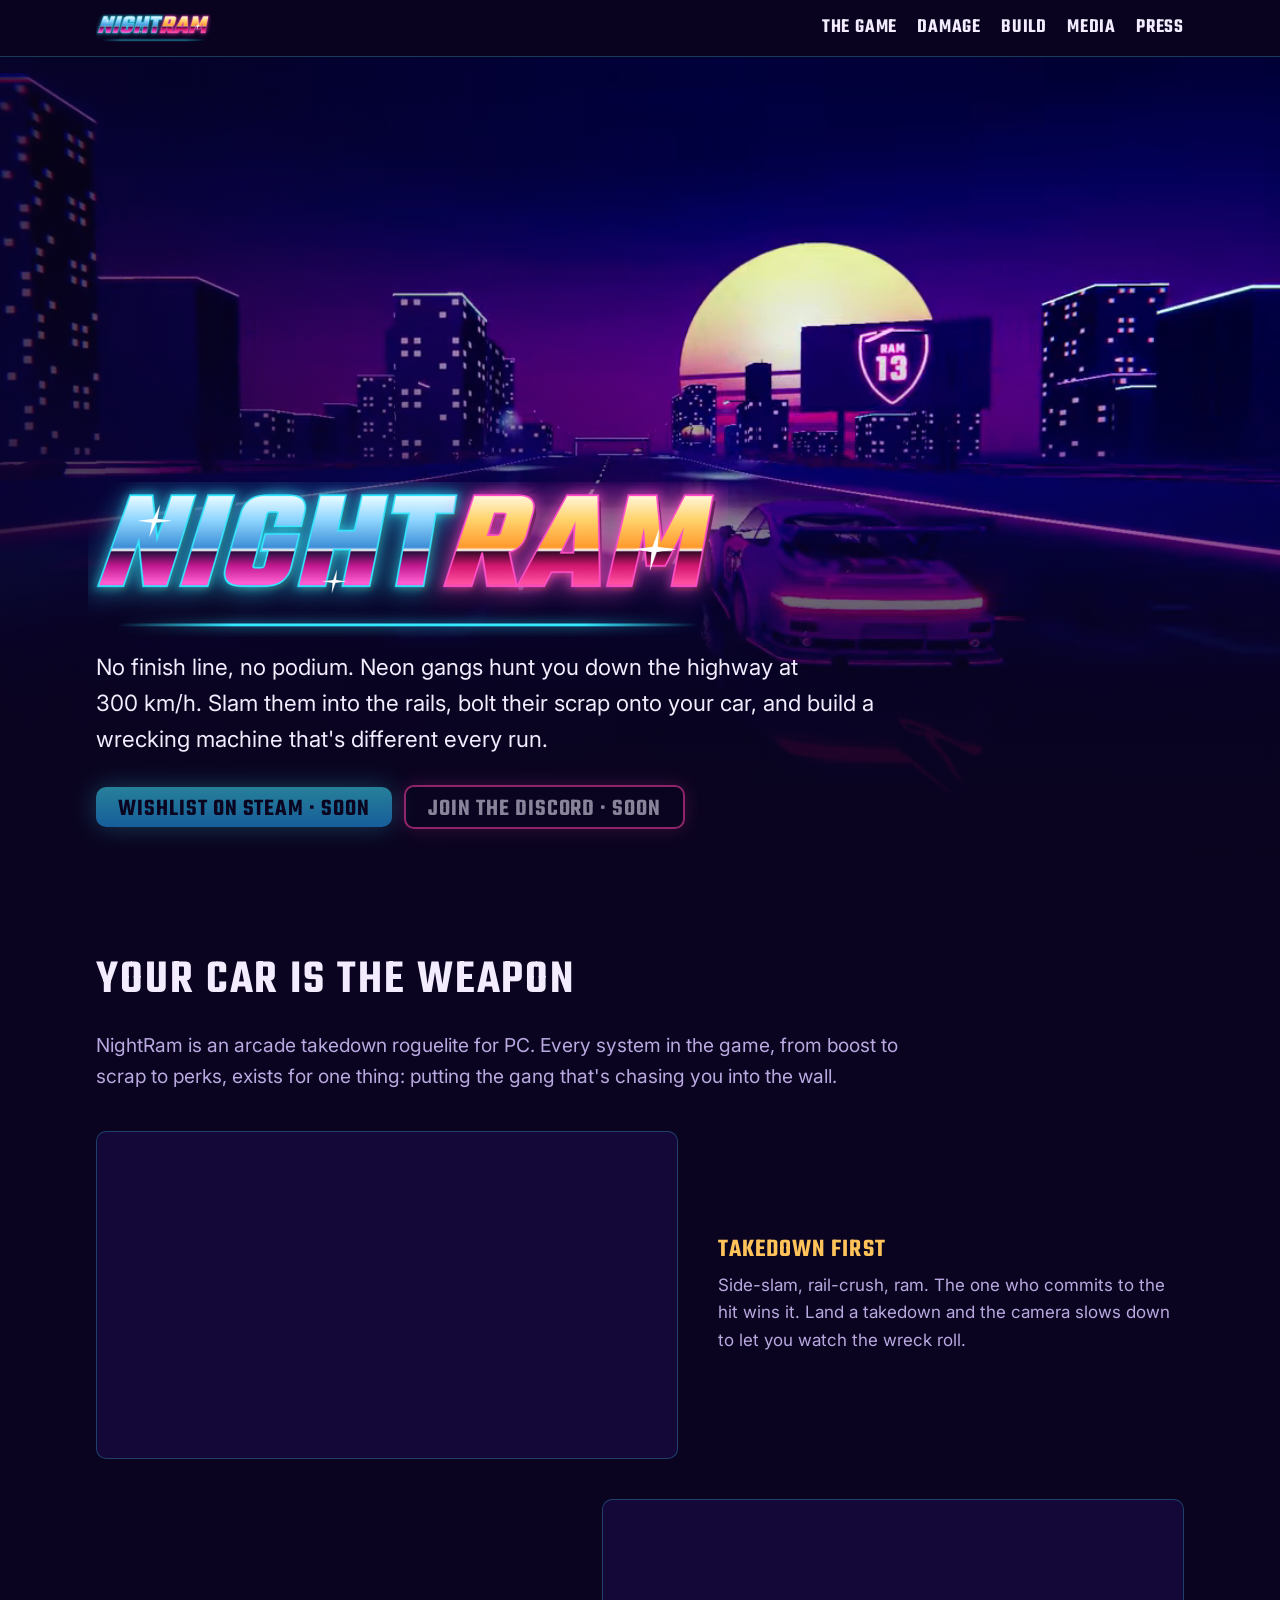
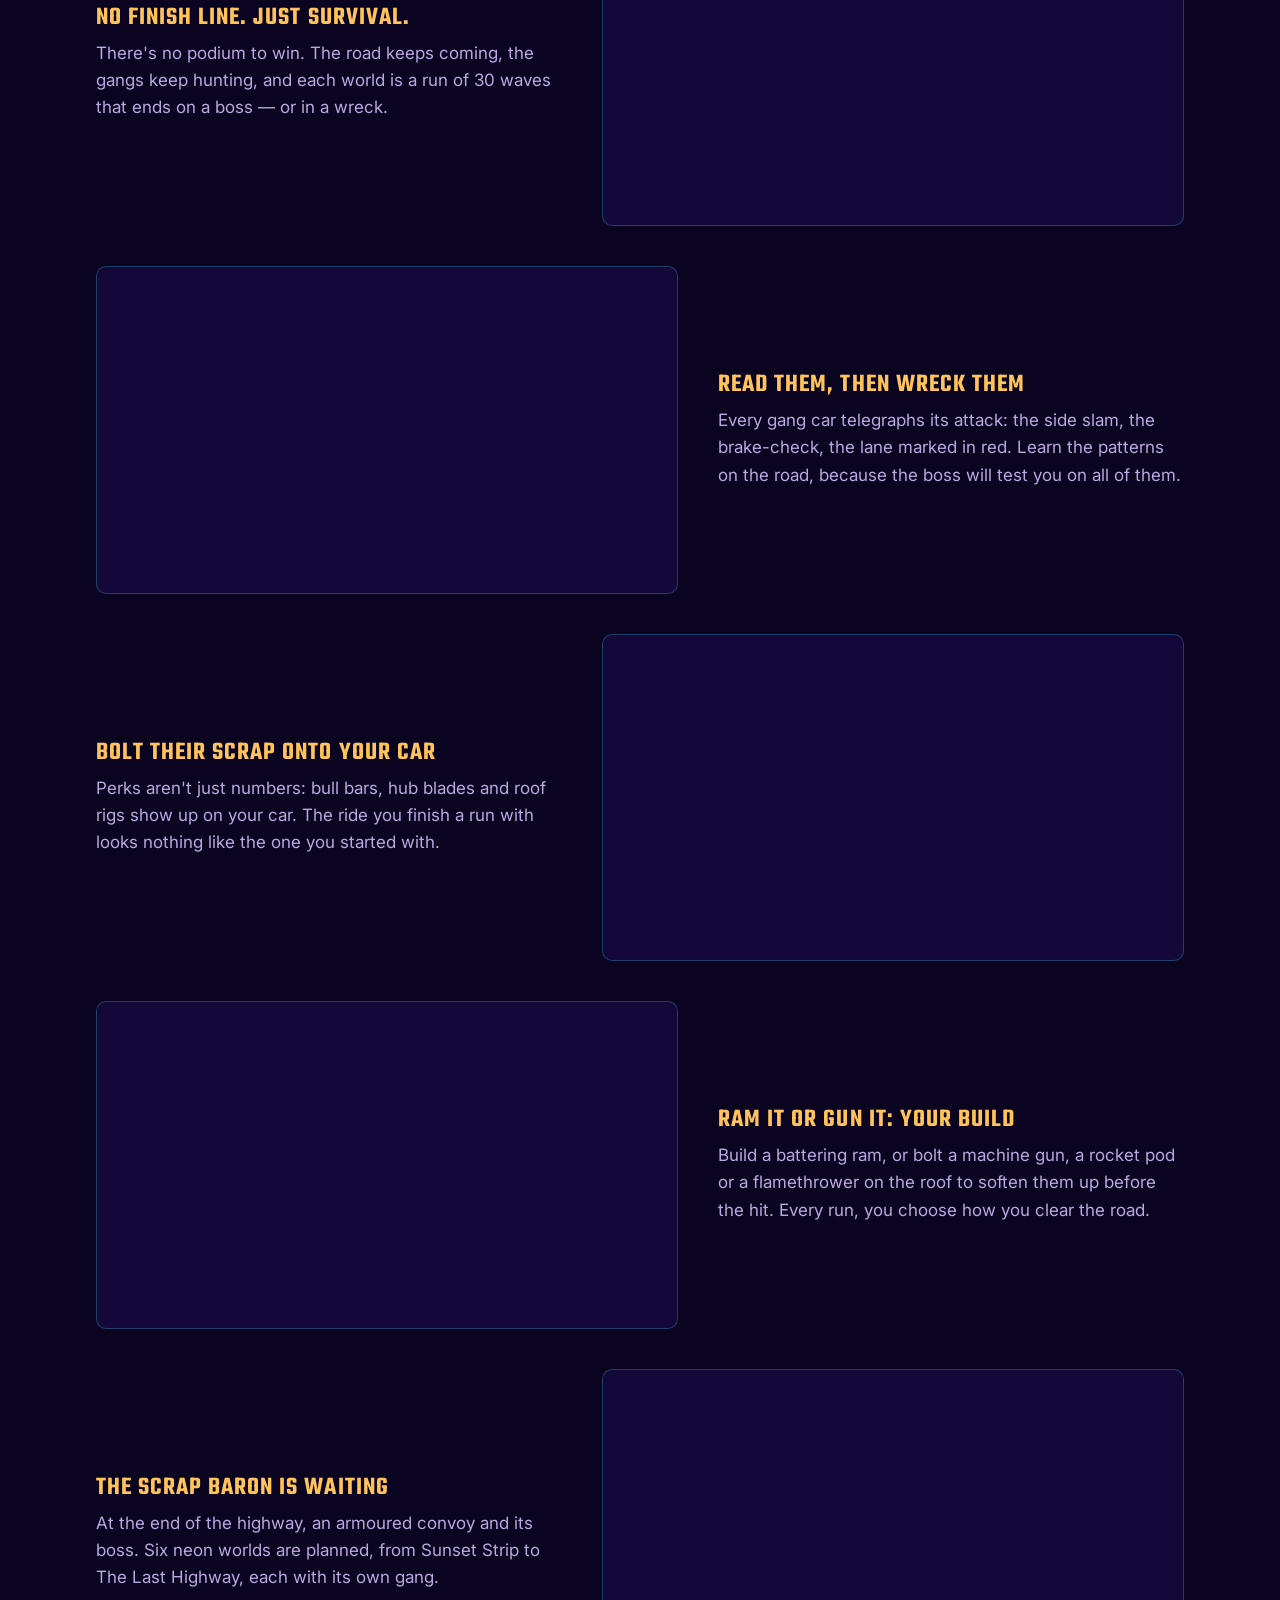
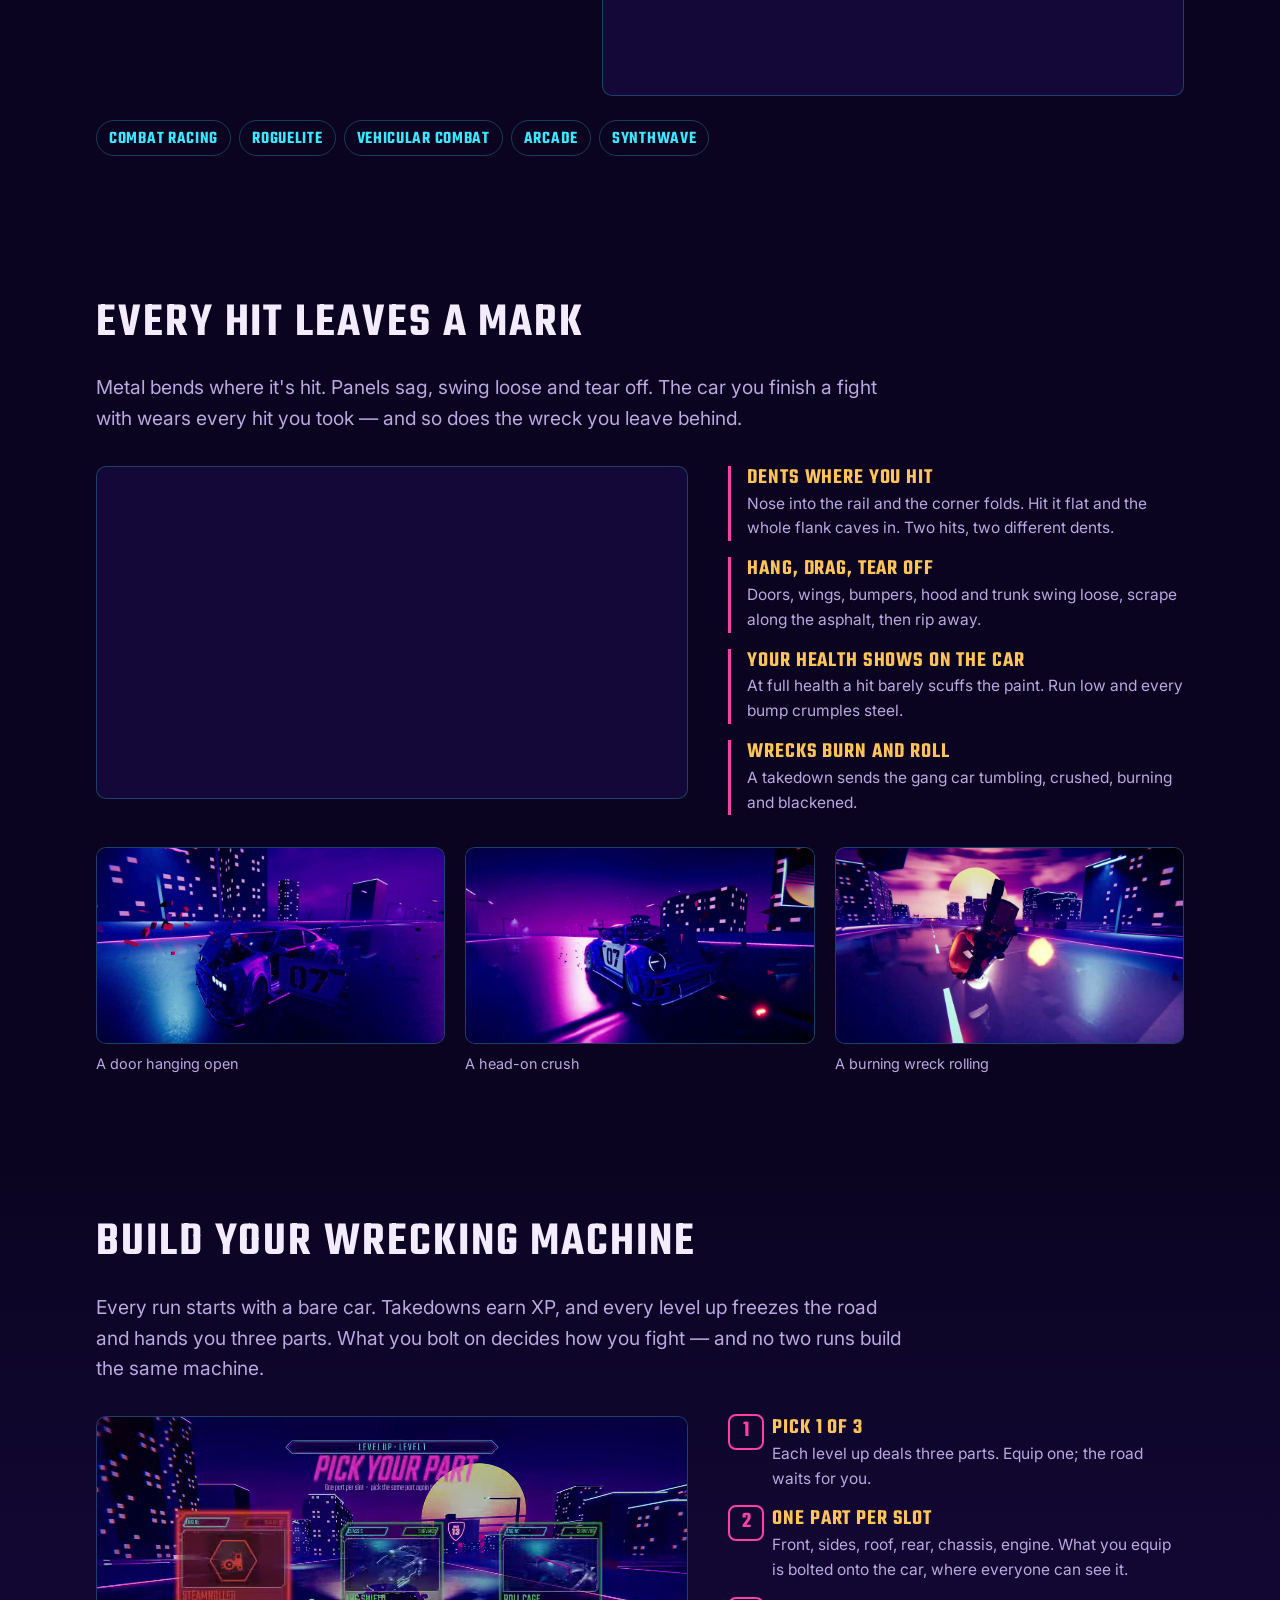
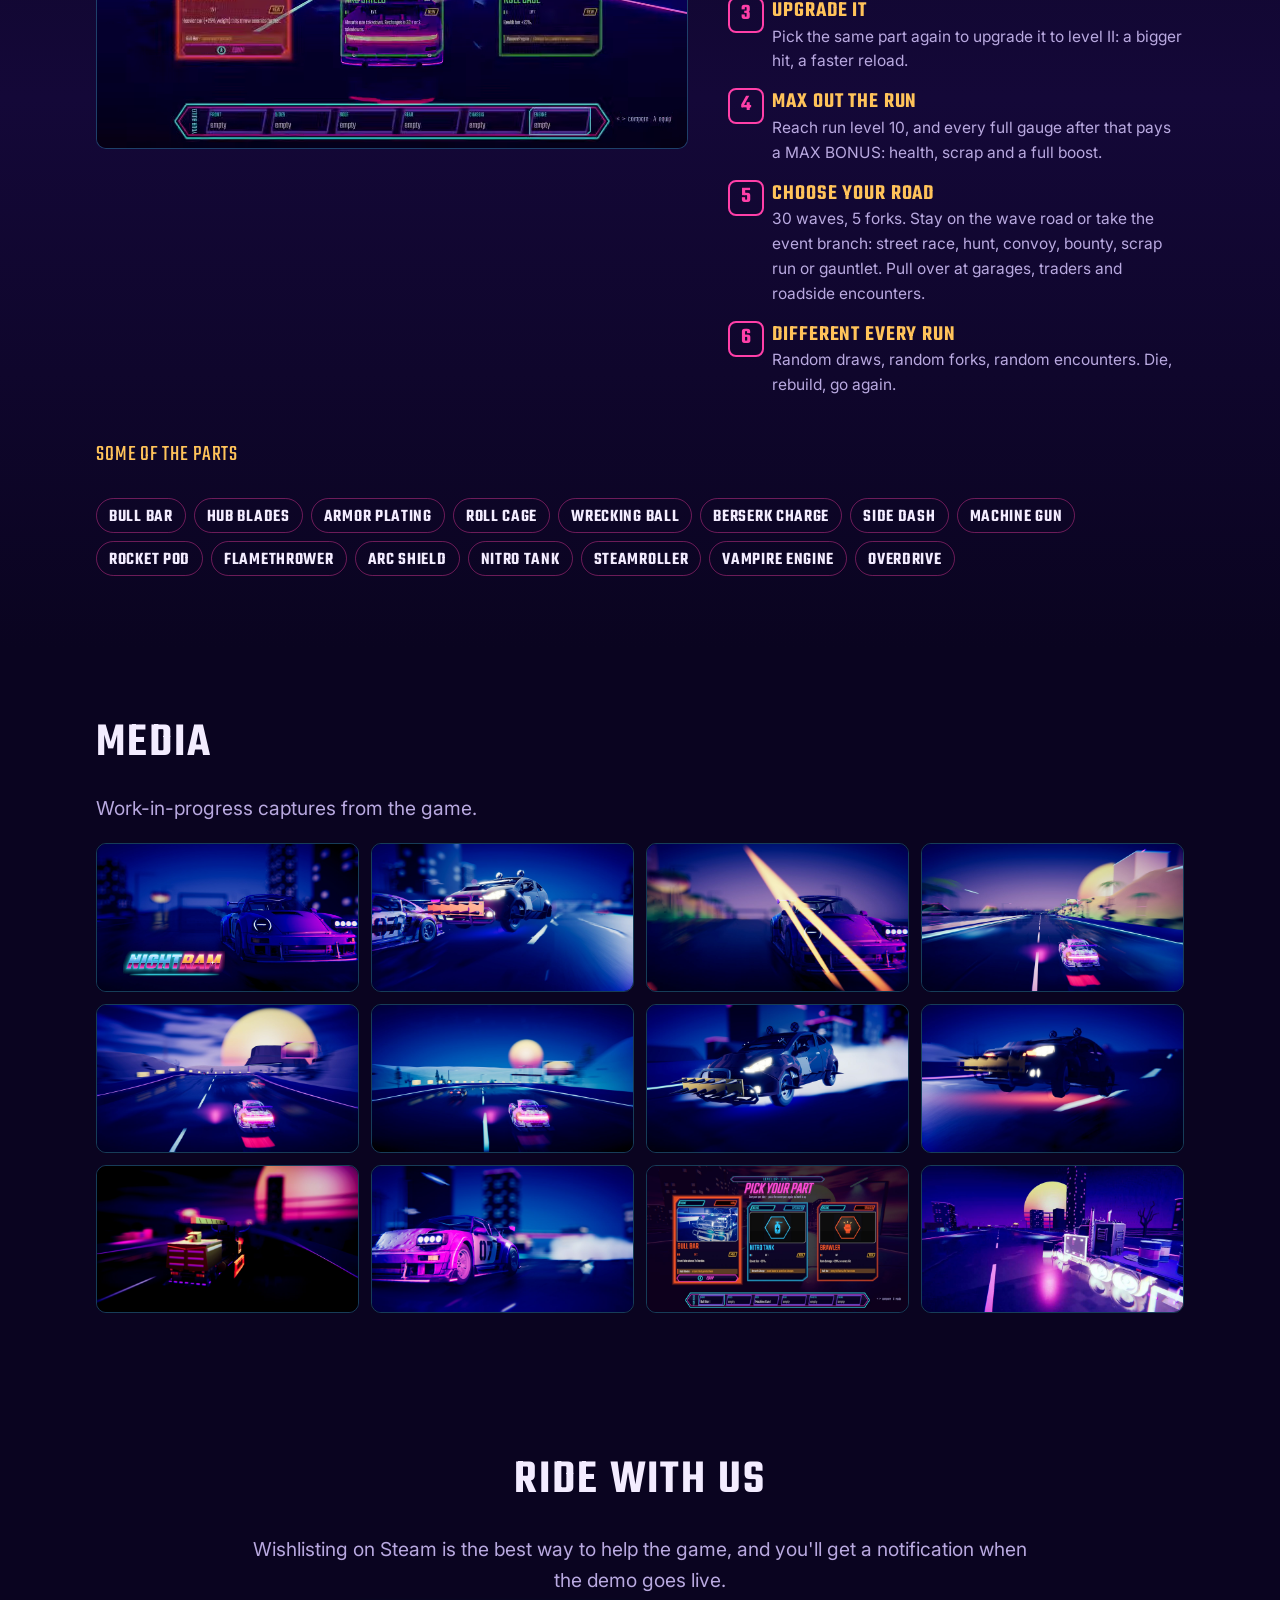
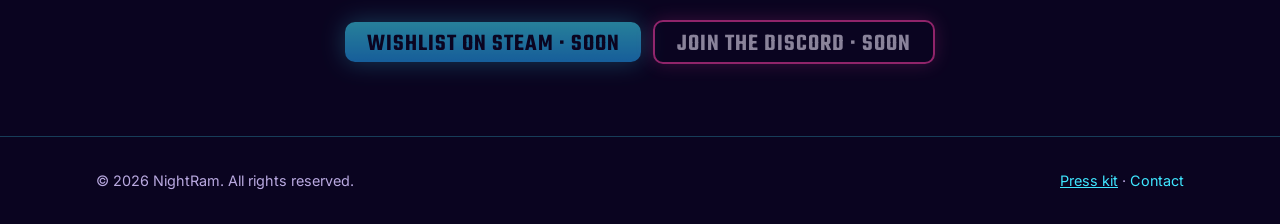
<file: index.html>
<!doctype html>
<html lang="en">
<head>
  <meta charset="utf-8">
  <meta name="viewport" content="width=device-width, initial-scale=1">
  <title>NightRam</title>
  <meta name="description" content="Your car is the weapon. Slam neon gangs into the rails at 300 km/h, bolt their scrap onto your ride, and survive to the boss. A takedown roguelite for PC.">
  <meta property="og:type" content="website">
  <meta property="og:title" content="NightRam">
  <meta property="og:description" content="No finish line, no podium. Neon gangs hunt you down the highway. Slam them into the rails and survive to the boss.">
  <meta property="og:url" content="https://nightram.com/">
  <meta property="og:image" content="https://nightram.com/img/og-image.jpg">
  <link rel="canonical" href="https://nightram.com/">
  <meta name="twitter:card" content="summary_large_image">
  <link rel="preconnect" href="https://fonts.googleapis.com">
  <link rel="preconnect" href="https://fonts.gstatic.com" crossorigin>
  <link href="https://fonts.googleapis.com/css2?family=Inter:wght@400;600&family=Teko:wght@500;600&display=swap" rel="stylesheet">
  <link rel="stylesheet" href="style.css">
</head>
<body>
  <nav class="nav">
    <div class="wrap">
      <a href="#top" aria-label="NightRam"><img src="img/logo.png" alt="NightRam"></a>
      <ul>
        <li class="hide-sm"><a href="#game">The game</a></li>
        <li class="hide-sm"><a href="#damage">Damage</a></li>
        <li class="hide-sm"><a href="#build">Build</a></li>
        <li class="hide-sm"><a href="#media">Media</a></li>
        <li><a href="press/">Press</a></li>
      </ul>
    </div>
  </nav>

  <header class="hero" id="top" data-bg-loop="hero_drive">
    <div class="wrap">
      <h1 style="margin:0"><img class="logo" src="img/logo.png" alt="NightRam"></h1>
      <p class="pitch">No finish line, no podium. Neon gangs hunt you down the highway at 300&nbsp;km/h.
        Slam them into the rails, bolt their scrap onto your car, and build a wrecking machine that's different
        every run.</p>
      <div class="cta">
        <a class="btn" data-link="steam" href="#">Wishlist on Steam</a>
        <a class="btn alt" data-link="discord" href="#">Join the Discord</a>
      </div>
    </div>
  </header>

  <section id="game">
    <div class="wrap">
      <h2>Your car is the weapon</h2>
      <p class="lead">NightRam is an arcade takedown roguelite for PC. Every system in the game, from boost
        to scrap to perks, exists for one thing: putting the gang that's chasing you into the wall.</p>

      <div class="features">
        <div class="feature">
          <figure class="media" data-loop="takedown_traffic takedown_rail"><img src="img/shot-takedown.jpg" alt="Takedown: a Raider with a spiked ram plate knocked into the air next to the battered GL1TCH 911" loading="lazy"></figure>
          <div>
            <h3>Takedown first</h3>
            <p>Side-slam, rail-crush, ram. The one who commits to the hit wins it. Land a takedown and the camera
              slows down to let you watch the wreck roll.</p>
          </div>
        </div>
        <div class="feature">
          <figure class="media" data-loop="highway_drive"><img src="img/shot-highway.jpg" alt="The GL1TCH 911 driving towards a striped retro sun between neon towers" loading="lazy"></figure>
          <div>
            <h3>No finish line. Just survival.</h3>
            <p>There's no podium to win. The road keeps coming, the gangs keep hunting, and each world is a run of
              30&nbsp;waves that ends on a boss&nbsp;&mdash; or in a wreck.</p>
          </div>
        </div>
        <div class="feature">
          <figure class="media" data-loop="telegraph_dodge"><img src="img/shot-coast.jpg" alt="The GL1TCH 911 on Neon Coast at night, a retro sun ahead" loading="lazy"></figure>
          <div>
            <h3>Read them, then wreck them</h3>
            <p>Every gang car telegraphs its attack: the side slam, the brake-check, the lane marked in red.
              Learn the patterns on the road, because the boss will test you on all of them.</p>
          </div>
        </div>
        <div class="feature">
          <figure class="media" data-loop="part_reveal"><img src="img/shot-build.jpg" alt="The GL1TCH 911 fitted with a bull bar, a roof weapon and spiked hubs" loading="lazy"></figure>
          <div>
            <h3>Bolt their scrap onto your car</h3>
            <p>Perks aren't just numbers: bull bars, hub blades and roof rigs show up on your car. The ride you
              finish a run with looks nothing like the one you started with.</p>
          </div>
        </div>
        <div class="feature">
          <figure class="media" data-loop="gun_then_ram"><img src="img/shot-blast.jpg" alt="The GL1TCH 911 roof gun firing at a gang car on the neon highway" loading="lazy"></figure>
          <div>
            <h3>Ram it or gun it: your build</h3>
            <p>Build a battering ram, or bolt a machine gun, a rocket pod or a flamethrower on the roof to soften
              them up before the hit. Every run, you choose how you clear the road.</p>
          </div>
        </div>
        <div class="feature">
          <figure class="media" data-loop="boss_cab"><img src="img/shot-boss-cab.jpg" alt="The Scrap Baron's armoured rig, lit up, against the retro sun" loading="lazy"></figure>
          <div>
            <h3>The Scrap Baron is waiting</h3>
            <p>At the end of the highway, an armoured convoy and its boss. Six neon worlds are planned, from
              Sunset Strip to The Last Highway, each with its own gang.</p>
          </div>
        </div>
      </div>

      <div class="tags" aria-label="Genres">
        <span class="tag">Combat racing</span><span class="tag">Roguelite</span>
        <span class="tag">Vehicular combat</span><span class="tag">Arcade</span><span class="tag">Synthwave</span>
      </div>
    </div>
  </section>

  <section id="damage">
    <div class="wrap">
      <h2>Every hit leaves a mark</h2>
      <p class="lead">Metal bends where it's hit. Panels sag, swing loose and tear off. The car you finish a fight
        with wears every hit you took&nbsp;&mdash; and so does the wreck you leave behind.</p>

      <div class="feature damage-hero">
        <figure class="media" data-loop="car_damage"><img src="img/dmg-panels.jpg" alt="The battered GL1TCH 911 on a city street at night" loading="lazy"></figure>
        <ul class="damage-points">
          <li><h3>Dents where you hit</h3><p>Nose into the rail and the corner folds. Hit it flat and the whole flank
            caves in. Two hits, two different dents.</p></li>
          <li><h3>Hang, drag, tear off</h3><p>Doors, wings, bumpers, hood and trunk swing loose, scrape along the
            asphalt, then rip away.</p></li>
          <li><h3>Your health shows on the car</h3><p>At full health a hit barely scuffs the paint. Run low and every
            bump crumples steel.</p></li>
          <li><h3>Wrecks burn and roll</h3><p>A takedown sends the gang car tumbling, crushed, burning and blackened.</p></li>
        </ul>
      </div>

      <div class="damage-grid">
        <figure><img src="img/dmg-hanging.jpg" alt="The GL1TCH 911 with its door hanging open and its nose smashed, debris in the air" loading="lazy"><figcaption>A door hanging open</figcaption></figure>
        <figure><img src="img/dmg-crush.jpg" alt="The GL1TCH 911 after a head-on hit: the nose crushed, the bonnet buckled" loading="lazy"><figcaption>A head-on crush</figcaption></figure>
        <figure><img src="img/dmg-burn.jpg" alt="A gang car on fire, rolling down the neon highway" loading="lazy"><figcaption>A burning wreck rolling</figcaption></figure>
      </div>
    </div>
  </section>

  <section id="build" class="alt">
    <div class="wrap">
      <h2>Build your wrecking machine</h2>
      <p class="lead">Every run starts with a bare car. Takedowns earn XP, and every level up freezes the road and
        hands you three parts. What you bolt on decides how you fight&nbsp;&mdash; and no two runs build the same
        machine.</p>

      <div class="feature build-hero">
        <figure class="media" data-loop="cards_pick"><img src="img/shot-cards.jpg" alt="The level-up screen: three part cards, Bull Bar, Nitro Tank and Brawler, above the build bar" loading="lazy"></figure>
        <ol class="steps">
          <li><h3>Pick 1 of 3</h3><p>Each level up deals three parts. Equip one; the road waits for you.</p></li>
          <li><h3>One part per slot</h3><p>Front, sides, roof, rear, chassis, engine. What you equip is bolted onto
            the car, where everyone can see it.</p></li>
          <li><h3>Upgrade it</h3><p>Pick the same part again to upgrade it to level&nbsp;II: a bigger hit, a faster reload.</p></li>
          <li><h3>Max out the run</h3><p>Reach run level 10, and every full gauge after that pays a MAX BONUS:
            health, scrap and a full boost.</p></li>
          <li><h3>Choose your road</h3><p>30 waves, 5 forks. Stay on the wave road or take the event branch: street race,
            hunt, convoy, bounty, scrap run or gauntlet. Pull over at garages, traders and roadside encounters.</p></li>
          <li><h3>Different every run</h3><p>Random draws, random forks, random encounters. Die, rebuild, go again.</p></li>
        </ol>
      </div>

      <p class="parts-title">Some of the parts</p>
      <div class="tags parts" aria-label="Parts">
        <span class="tag">Bull Bar</span><span class="tag">Hub Blades</span><span class="tag">Armor Plating</span>
        <span class="tag">Roll Cage</span><span class="tag">Wrecking Ball</span><span class="tag">Berserk Charge</span>
        <span class="tag">Side Dash</span><span class="tag">Machine Gun</span><span class="tag">Rocket Pod</span>
        <span class="tag">Flamethrower</span><span class="tag">Arc Shield</span><span class="tag">Nitro Tank</span>
        <span class="tag">Steamroller</span><span class="tag">Vampire Engine</span><span class="tag">Overdrive</span>
      </div>
    </div>
  </section>

  <section id="media">
    <div class="wrap">
      <h2>Media</h2>
      <p class="lead">Work-in-progress captures from the game.</p>
      <div class="gallery">
        <a href="img/keyart-logo.jpg"><img src="img/keyart-logo.jpg" alt="Key art: the GL1TCH 911 on a dark wet street at night, the NightRam logo" loading="lazy"></a>
        <a href="img/shot-takedown.jpg"><img src="img/shot-takedown.jpg" alt="Takedown: a Raider with a spiked ram plate knocked into the air next to the battered GL1TCH 911" loading="lazy"></a>
        <a href="img/shot-coast-wreck.jpg"><img src="img/shot-coast-wreck.jpg" alt="The battered GL1TCH 911 in a shower of sparks on Neon Coast" loading="lazy"></a>
        <a href="img/shot-coast-world.jpg"><img src="img/shot-coast-world.jpg" alt="Neon Coast: the seafront highway at sunset, palm trees on the hillside" loading="lazy"></a>
        <a href="img/shot-desert.jpg"><img src="img/shot-desert.jpg" alt="Red Wasteland: the desert highway under a huge setting sun, a gang car ahead" loading="lazy"></a>
        <a href="img/shot-mountain.jpg"><img src="img/shot-mountain.jpg" alt="Ghost Town: a snowy mountain highway at night under a retro sun, a gang car ahead" loading="lazy"></a>
        <a href="img/shot-raider.jpg"><img src="img/shot-raider.jpg" alt="A Raider gang car with a spiked ram plate on the city highway" loading="lazy"></a>
        <a href="img/shot-desert-gang.jpg"><img src="img/shot-desert-gang.jpg" alt="An Iron Bulls gang car with a bull bar on the desert road" loading="lazy"></a>
        <a href="img/shot-ironbull.jpg"><img src="img/shot-ironbull.jpg" alt="The Iron Bull boss rig chased under a neon gate, a red sun behind" loading="lazy"></a>
        <a href="img/shot-glitch911.jpg"><img src="img/shot-glitch911.jpg" alt="The GL1TCH 911 and its 07 livery, close up at night" loading="lazy"></a>
        <a href="img/shot-cards.jpg"><img src="img/shot-cards.jpg" alt="The level-up part cards" loading="lazy"></a>
        <a href="img/shot-boss-cab.jpg"><img src="img/shot-boss-cab.jpg" alt="The Scrap Baron's rig, lit up, against the retro sun" loading="lazy"></a>
      </div>
    </div>
  </section>

  <section class="signup">
    <div class="wrap">
      <h2>Ride with us</h2>
      <p class="lead" style="margin:0 auto 24px">Wishlisting on Steam is the best way to help the game, and you'll
        get a notification when the demo goes live.</p>
      <div class="cta">
        <a class="btn" data-link="steam" href="#">Wishlist on Steam</a>
        <a class="btn alt" data-link="discord" href="#">Join the Discord</a>
      </div>
    </div>
  </section>

  <footer>
    <div class="wrap">
      <span>&copy; 2026 NightRam. All rights reserved.</span>
      <span><a href="press/">Press kit</a> &middot; <a data-link="contact" href="#">Contact</a></span>
    </div>
  </footer>

  <script src="links.js"></script>
  <script src="lightbox.js"></script>
  <script src="media.js"></script>
</body>
</html>
</file>
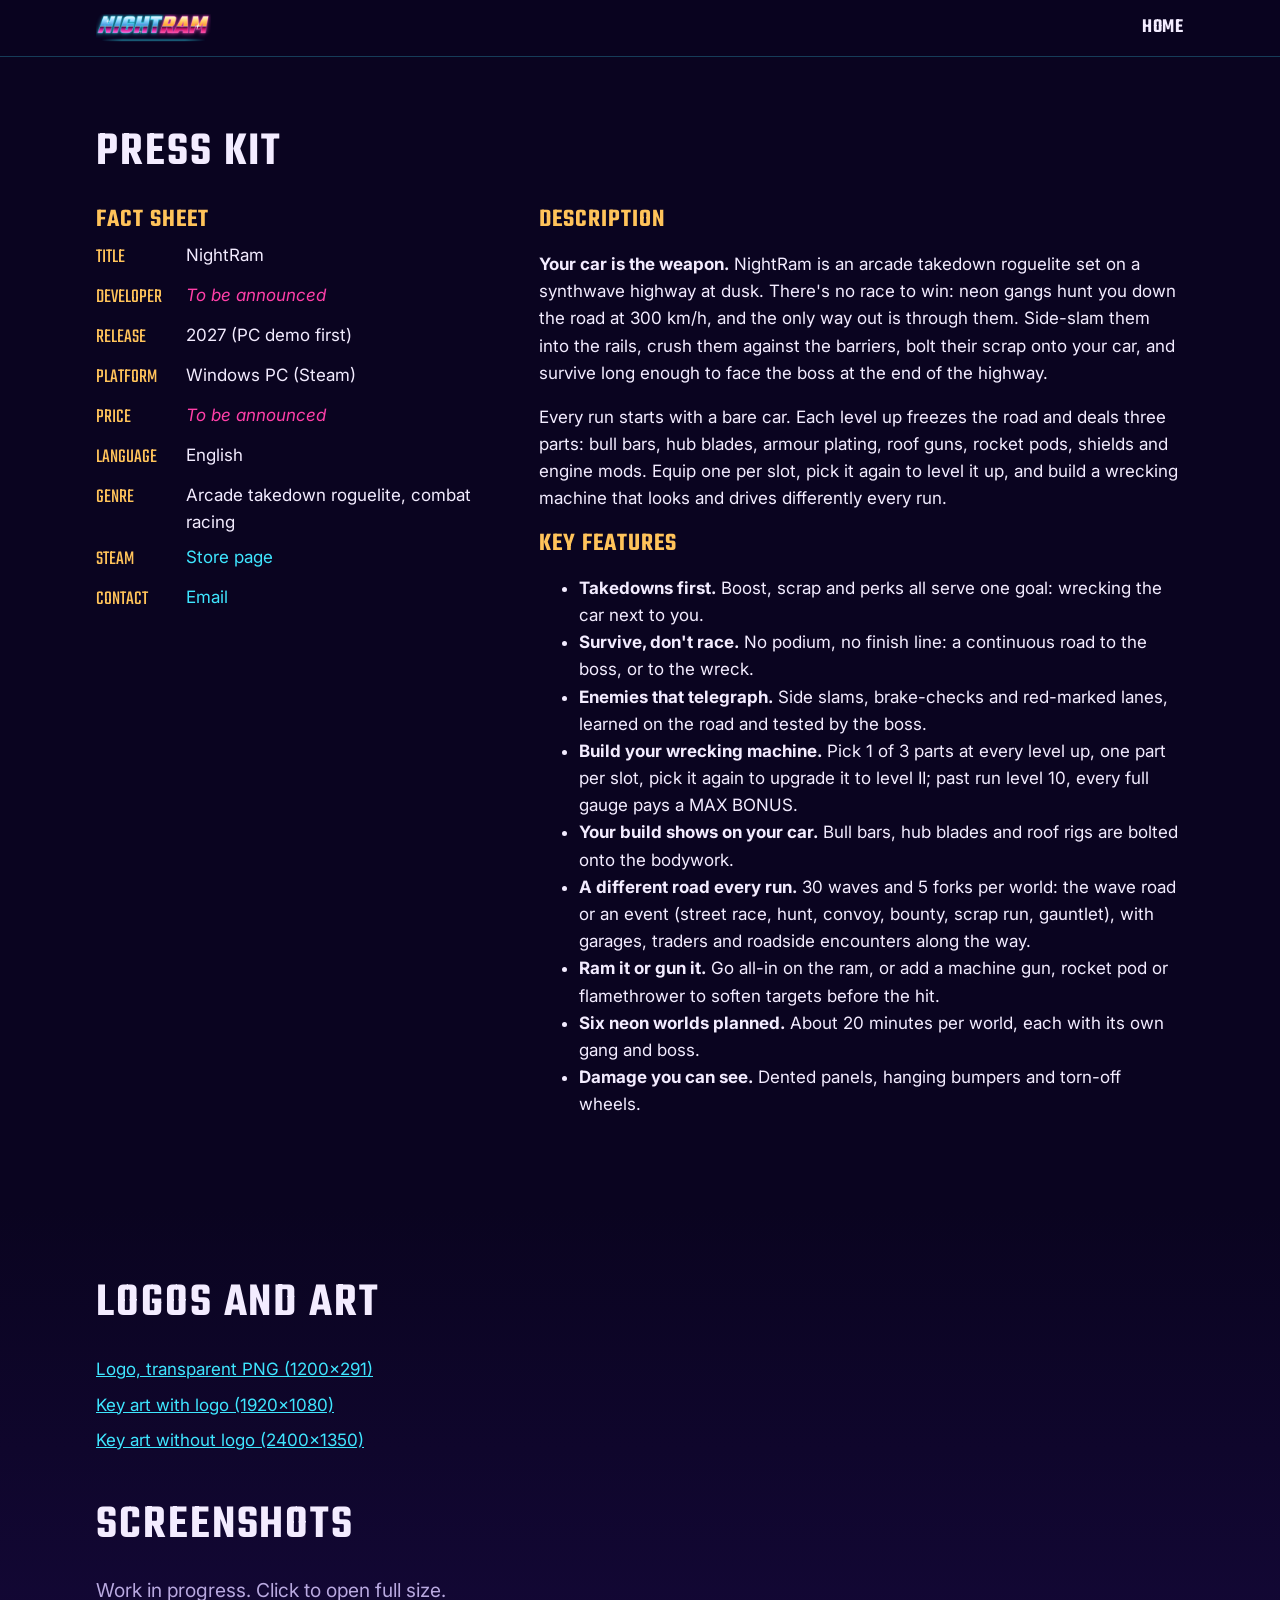
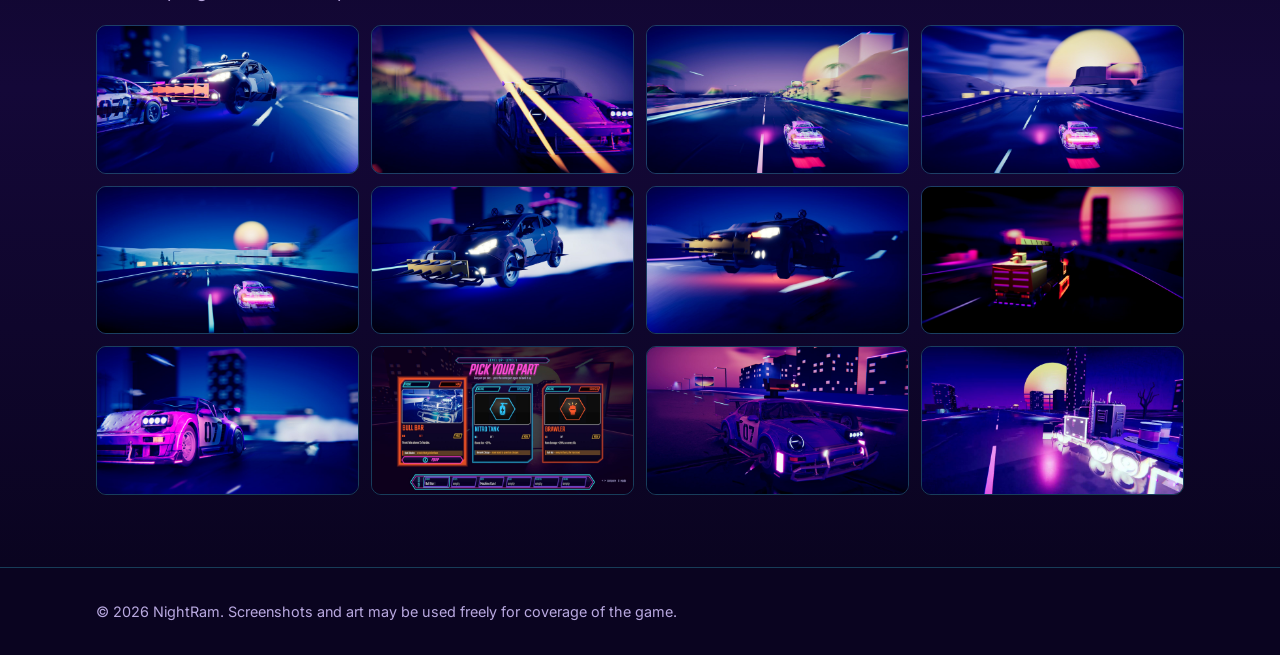
<file: press/index.html>
<!doctype html>
<html lang="en">
<head>
  <meta charset="utf-8">
  <meta name="viewport" content="width=device-width, initial-scale=1">
  <title>NightRam Press Kit</title>
  <meta name="description" content="Press kit for NightRam: fact sheet, description, logos and screenshots.">
  <link rel="preconnect" href="https://fonts.googleapis.com">
  <link rel="preconnect" href="https://fonts.gstatic.com" crossorigin>
  <link href="https://fonts.googleapis.com/css2?family=Inter:wght@400;600&family=Teko:wght@500;600&display=swap" rel="stylesheet">
  <link rel="stylesheet" href="../style.css">
</head>
<body>
  <nav class="nav">
    <div class="wrap">
      <a href="../" aria-label="Back to the NightRam home page"><img src="../img/logo.png" alt="NightRam"></a>
      <ul><li><a href="../">Home</a></li></ul>
    </div>
  </nav>

  <section>
    <div class="wrap">
      <h2>Press kit</h2>
      <div class="press-grid">
        <div>
          <h3>Fact sheet</h3>
          <dl class="facts">
            <dt>Title</dt><dd>NightRam</dd>
            <dt>Developer</dt><dd><span class="todo">To be announced</span></dd>
            <dt>Release</dt><dd>2027 (PC demo first)</dd>
            <dt>Platform</dt><dd>Windows PC (Steam)</dd>
            <dt>Price</dt><dd><span class="todo">To be announced</span></dd>
            <dt>Language</dt><dd>English</dd>
            <dt>Genre</dt><dd>Arcade takedown roguelite, combat racing</dd>
            <dt>Steam</dt><dd><a data-link="steam" href="#">Store page</a></dd>
            <dt>Contact</dt><dd><a data-link="contact" href="#">Email</a></dd>
          </dl>
        </div>
        <div>
          <h3>Description</h3>
          <p><strong>Your car is the weapon.</strong> NightRam is an arcade takedown roguelite set on a synthwave
            highway at dusk. There's no race to win: neon gangs hunt you down the road at 300&nbsp;km/h, and the only way
            out is through them. Side-slam them into the rails, crush them against the barriers, bolt their scrap onto
            your car, and survive long enough to face the boss at the end of the highway.</p>
          <p>Every run starts with a bare car. Each level up freezes the road and deals three parts: bull bars,
            hub blades, armour plating, roof guns, rocket pods, shields and engine mods. Equip one per slot, pick it again
            to level it up, and build a wrecking machine that looks and drives differently every run.</p>
          <h3>Key features</h3>
          <ul>
            <li><strong>Takedowns first.</strong> Boost, scrap and perks all serve one goal: wrecking the car next to you.</li>
            <li><strong>Survive, don't race.</strong> No podium, no finish line: a continuous road to the boss, or to the wreck.</li>
            <li><strong>Enemies that telegraph.</strong> Side slams, brake-checks and red-marked lanes, learned on the road and tested by the boss.</li>
            <li><strong>Build your wrecking machine.</strong> Pick 1 of 3 parts at every level up, one part per slot, pick it again to upgrade it to level II; past run level 10, every full gauge pays a MAX BONUS.</li>
            <li><strong>Your build shows on your car.</strong> Bull bars, hub blades and roof rigs are bolted onto the bodywork.</li>
            <li><strong>A different road every run.</strong> 30 waves and 5 forks per world: the wave road or an event (street race, hunt, convoy, bounty, scrap run, gauntlet), with garages, traders and roadside encounters along the way.</li>
            <li><strong>Ram it or gun it.</strong> Go all-in on the ram, or add a machine gun, rocket pod or flamethrower to soften targets before the hit.</li>
            <li><strong>Six neon worlds planned.</strong> About 20 minutes per world, each with its own gang and boss.</li>
            <li><strong>Damage you can see.</strong> Dented panels, hanging bumpers and torn-off wheels.</li>
          </ul>
        </div>
      </div>
    </div>
  </section>

  <section class="alt">
    <div class="wrap">
      <h2>Logos and art</h2>
      <ul class="downloads">
        <li><a href="../img/logo.png" download>Logo, transparent PNG (1200&times;291)</a></li>
        <li><a href="../img/keyart-logo.jpg" download>Key art with logo (1920&times;1080)</a></li>
        <li><a href="../img/hero.jpg" download>Key art without logo (2400&times;1350)</a></li>
      </ul>
      <h2 style="margin-top:48px">Screenshots</h2>
      <p class="lead">Work in progress. Click to open full size.</p>
      <div class="gallery">
        <a href="../img/shot-takedown.jpg"><img src="../img/shot-takedown.jpg" alt="Takedown: a Raider with a spiked ram plate knocked into the air next to the battered GL1TCH 911" loading="lazy"></a>
        <a href="../img/shot-coast-wreck.jpg"><img src="../img/shot-coast-wreck.jpg" alt="The battered GL1TCH 911 in a shower of sparks on Neon Coast" loading="lazy"></a>
        <a href="../img/shot-coast-world.jpg"><img src="../img/shot-coast-world.jpg" alt="Neon Coast: the seafront highway at sunset, palm trees on the hillside" loading="lazy"></a>
        <a href="../img/shot-desert.jpg"><img src="../img/shot-desert.jpg" alt="Red Wasteland: the desert highway under a huge setting sun, a gang car ahead" loading="lazy"></a>
        <a href="../img/shot-mountain.jpg"><img src="../img/shot-mountain.jpg" alt="Ghost Town: a snowy mountain highway at night under a retro sun, a gang car ahead" loading="lazy"></a>
        <a href="../img/shot-raider.jpg"><img src="../img/shot-raider.jpg" alt="A Raider gang car with a spiked ram plate on the city highway" loading="lazy"></a>
        <a href="../img/shot-desert-gang.jpg"><img src="../img/shot-desert-gang.jpg" alt="An Iron Bulls gang car with a bull bar on the desert road" loading="lazy"></a>
        <a href="../img/shot-ironbull.jpg"><img src="../img/shot-ironbull.jpg" alt="The Iron Bull boss rig chased under a neon gate, a red sun behind" loading="lazy"></a>
        <a href="../img/shot-glitch911.jpg"><img src="../img/shot-glitch911.jpg" alt="The GL1TCH 911 and its 07 livery, close up at night" loading="lazy"></a>
        <a href="../img/shot-cards.jpg"><img src="../img/shot-cards.jpg" alt="The level-up part cards" loading="lazy"></a>
        <a href="../img/shot-build.jpg"><img src="../img/shot-build.jpg" alt="Perk parts on the car" loading="lazy"></a>
        <a href="../img/shot-boss-cab.jpg"><img src="../img/shot-boss-cab.jpg" alt="The Scrap Baron's rig, lit up, against the retro sun" loading="lazy"></a>
      </div>
    </div>
  </section>

  <footer>
    <div class="wrap"><span>&copy; 2026 NightRam. Screenshots and art may be used freely for coverage of the game.</span></div>
  </footer>
  <script src="../links.js"></script>
  <script src="../lightbox.js"></script>
</body>
</html>
</file>
<file: style.css>
:root {
  --bg: #0a0420;
  --bg-2: #140838;
  --ink: #f3ecff;
  --ink-dim: #b9a9e0;
  --cyan: #3fe6ff;
  --pink: #ff3fa8;
  --gold: #ffc35a;
  --line: rgba(63, 230, 255, 0.25);
  --radius: 10px;
  --max: 1120px;
}

* { box-sizing: border-box; }
html { scroll-behavior: smooth; }
body {
  margin: 0;
  background: var(--bg);
  color: var(--ink);
  font: 17px/1.6 "Inter", system-ui, -apple-system, "Segoe UI", sans-serif;
  -webkit-font-smoothing: antialiased;
}
img { max-width: 100%; display: block; }
a { color: var(--cyan); }
h1, h2, h3, .btn, .nav a, .tag {
  font-family: "Teko", "Inter", sans-serif;
  font-weight: 600;
  letter-spacing: 0.04em;
  text-transform: uppercase;
}
h2 { font-size: clamp(2rem, 5vw, 3rem); line-height: 1; margin: 0 0 0.6em; }
h3 { font-size: 1.6rem; line-height: 1.1; margin: 0 0 0.3em; color: var(--gold); }
.wrap { width: 100%; max-width: var(--max); margin: 0 auto; padding: 0 16px; }

/* Nav */
.nav {
  position: sticky; top: 0; z-index: 10;
  background: rgba(10, 4, 32, 0.82);
  backdrop-filter: blur(8px);
  border-bottom: 1px solid var(--line);
}
.nav .wrap { display: flex; align-items: center; justify-content: space-between; height: 56px; gap: 16px; }
.nav img { height: 28px; width: auto; }
.nav ul { list-style: none; display: flex; gap: 20px; margin: 0; padding: 0; }
.nav a { color: var(--ink); text-decoration: none; font-size: 1.25rem; }
.nav a:hover { color: var(--cyan); }
@media (max-width: 640px) { .nav ul li.hide-sm { display: none; } }

/* Hero */
.hero {
  position: relative;
  min-height: min(92vh, 860px);
  display: flex; align-items: flex-end;
  background: url("img/hero.jpg") 70% center / cover no-repeat var(--bg-2);
}
.hero::after {
  content: ""; position: absolute; inset: 0;
  background: linear-gradient(180deg, rgba(10,4,32,0) 35%, rgba(10,4,32,0.85) 78%, var(--bg) 100%),
              linear-gradient(90deg, rgba(10,4,32,0.7) 0%, rgba(10,4,32,0) 60%);
}
.hero .wrap { position: relative; z-index: 1; padding-bottom: 56px; }
.hero .logo { width: min(640px, 100%); margin-left: -8px; }
.hero .pitch { font-size: clamp(1.1rem, 2.4vw, 1.4rem); max-width: 36em; margin: 12px 0 28px; }
.cta { display: flex; flex-wrap: wrap; gap: 12px; align-items: center; }
.btn {
  display: inline-flex; align-items: center; gap: 8px;
  padding: 10px 22px 6px;
  font-size: 1.5rem; line-height: 1;
  border-radius: var(--radius);
  text-decoration: none; color: var(--bg);
  background: linear-gradient(180deg, var(--cyan), #22a8ff);
  box-shadow: 0 0 24px rgba(63, 230, 255, 0.45);
  border: 0; cursor: pointer;
}
.btn:hover { filter: brightness(1.1); }
.btn.alt { background: transparent; color: var(--ink); border: 2px solid var(--pink); box-shadow: 0 0 18px rgba(255, 63, 168, 0.35); }
.btn[aria-disabled="true"] { opacity: 0.55; pointer-events: none; }
.soon { color: var(--ink-dim); font-size: 0.95rem; }

/* Sections */
section { padding: 72px 0; }
section.alt { background: linear-gradient(180deg, var(--bg) 0%, var(--bg-2) 50%, var(--bg) 100%); }
.lead { font-size: 1.2rem; color: var(--ink-dim); max-width: 42em; margin-top: -0.2em; }

.features { display: grid; gap: 40px; margin-top: 40px; }
.feature { display: grid; gap: 24px; align-items: center; grid-template-columns: 1fr; }
.feature img { border-radius: var(--radius); border: 1px solid var(--line); }
@media (min-width: 820px) {
  .feature { grid-template-columns: 1.25fr 1fr; gap: 40px; }
  .features .feature:nth-child(even) { grid-template-columns: 1fr 1.25fr; }
  .features .feature:nth-child(even) > img, .features .feature:nth-child(even) > figure { order: 2; }
}
.feature p { margin: 0; color: var(--ink-dim); }

.tags { display: flex; flex-wrap: wrap; gap: 8px; margin-top: 24px; }
.tag { font-size: 1.1rem; padding: 4px 12px 1px; border: 1px solid var(--line); border-radius: 999px; color: var(--cyan); }

.gallery { display: grid; gap: 12px; grid-template-columns: repeat(auto-fill, minmax(260px, 1fr)); }
.gallery a { display: block; border-radius: var(--radius); overflow: hidden; border: 1px solid var(--line); }
.gallery img { aspect-ratio: 16 / 9; object-fit: cover; width: 100%; transition: transform .25s; }
.gallery a:hover img { transform: scale(1.04); }

.signup { text-align: center; }
.signup .cta { justify-content: center; }

footer { border-top: 1px solid var(--line); padding: 32px 0; color: var(--ink-dim); font-size: 0.9rem; }
footer .wrap { display: flex; flex-wrap: wrap; gap: 12px 24px; justify-content: space-between; }

/* Press kit */
.facts { display: grid; grid-template-columns: max-content 1fr; gap: 8px 24px; margin: 0; }
.facts dt { font-family: "Teko", sans-serif; text-transform: uppercase; font-size: 1.25rem; color: var(--gold); }
.facts dd { margin: 0; }
.todo { color: var(--pink); font-style: italic; }
.press-grid { display: grid; gap: 40px; grid-template-columns: 1fr; }
@media (min-width: 820px) { .press-grid { grid-template-columns: 1fr 1.6fr; } }
.downloads { list-style: none; padding: 0; margin: 0; display: grid; gap: 8px; }
@media (max-width: 480px) { .facts { grid-template-columns: 1fr; gap: 0 0; } .facts dd { margin-bottom: 10px; } }

/* Gallery viewer (lightbox.js) */
.lightbox {
  position: fixed; inset: 0; z-index: 100;
  display: flex; align-items: center; justify-content: center;
  background: rgba(5, 2, 18, 0.92);
  padding: 56px 16px; cursor: zoom-out;
}
.lightbox[hidden] { display: none; }
.lightbox img {
  max-width: min(1600px, 100%); max-height: 100%;
  border-radius: var(--radius); border: 1px solid var(--line);
  box-shadow: 0 0 40px rgba(63, 230, 255, 0.25); cursor: default;
}
.lightbox button {
  position: absolute; border: 0; background: rgba(20, 8, 56, 0.8); color: var(--ink);
  font: 600 2rem/1 "Teko", sans-serif; width: 48px; height: 48px; border-radius: 999px; cursor: pointer;
}
.lightbox button:hover { color: var(--cyan); }
.lb-close { top: 12px; right: 12px; }
.lb-prev { left: 12px; top: 50%; transform: translateY(-50%); }
.lb-next { right: 12px; top: 50%; transform: translateY(-50%); }
@media (max-width: 640px) { .lb-prev, .lb-next { top: auto; bottom: 12px; transform: none; } }

/* Media figures: a still image now, an animated loop when media/<name>.webm|mp4 exists (media.js) */
figure.media { margin: 0; }
figure.media img, figure.media video {
  display: block; width: 100%; aspect-ratio: 16 / 9; object-fit: cover;
  border-radius: var(--radius); border: 1px solid var(--line); background: var(--bg-2);
}

/* Build section (roguelike loop) */
.build-hero { margin-top: 32px; align-items: start; }
@media (min-width: 820px) { .build-hero { grid-template-columns: 1.3fr 1fr; } }
.steps { list-style: none; counter-reset: step; margin: 0; padding: 0; display: grid; gap: 16px; }
.steps li { counter-increment: step; position: relative; padding-left: 44px; }
.steps li::before {
  content: counter(step); position: absolute; left: 0; top: -2px;
  width: 32px; height: 32px; border-radius: 8px; border: 2px solid var(--pink);
  font: 600 1.4rem/30px "Teko", sans-serif; text-align: center; color: var(--pink);
}
.steps h3 { font-size: 1.35rem; margin: 0 0 2px; }
.steps p { margin: 0; color: var(--ink-dim); font-size: 0.97rem; }
.parts-title { margin: 40px 0 0; font-family: "Teko", sans-serif; text-transform: uppercase; font-size: 1.4rem; color: var(--gold); letter-spacing: 0.04em; }
.parts .tag { color: var(--ink); border-color: rgba(255, 63, 168, 0.4); }

/* Damage section: a loop with the key points, then a strip of stills */
.damage-hero { margin-top: 32px; align-items: start; }
@media (min-width: 820px) { .damage-hero { grid-template-columns: 1.3fr 1fr; } }
.damage-points { list-style: none; margin: 0; padding: 0; display: grid; gap: 16px; }
.damage-points li { padding-left: 16px; border-left: 3px solid var(--pink); }
.damage-points h3 { font-size: 1.35rem; margin: 0 0 2px; }
.damage-points p { margin: 0; color: var(--ink-dim); font-size: 0.97rem; }
.damage-grid { display: grid; gap: 20px; margin-top: 32px; grid-template-columns: 1fr; }
@media (min-width: 640px) { .damage-grid { grid-template-columns: repeat(3, 1fr); } }
.damage-grid figure { margin: 0; }
.damage-grid img {
  display: block; width: 100%; aspect-ratio: 16 / 9; object-fit: cover;
  border-radius: var(--radius); border: 1px solid var(--line); background: var(--bg-2);
}
.damage-grid figcaption { margin-top: 8px; color: var(--ink-dim); font-size: 0.9rem; }

/* Hero background loop (media.js, data-bg-loop): sits over the still, under the gradient and the text */
.hero-video {
  position: absolute; inset: 0; width: 100%; height: 100%;
  object-fit: cover; object-position: 70% center;
  opacity: 0; transition: opacity 0.8s ease;
}
.hero-video.ready { opacity: 1; }
</file>
